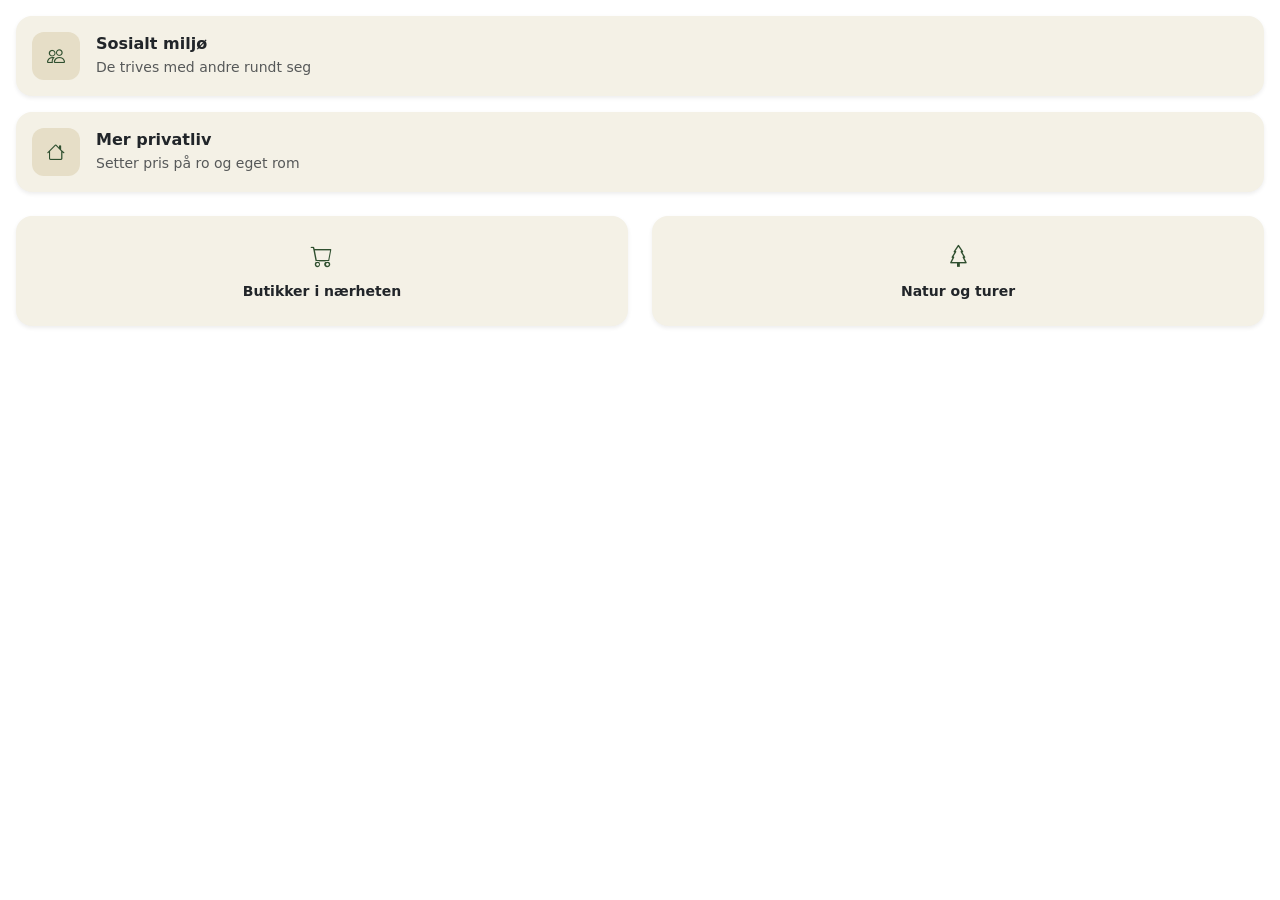
<file: pages/test.html>
<!DOCTYPE html>
<html lang="no">
<head>
    <meta charset="UTF-8">
    <title>Test komponenter</title>

    <!-- Bootstrap -->
    <link href="https://cdn.jsdelivr.net/npm/bootstrap@5.3.0/dist/css/bootstrap.min.css" rel="stylesheet">

    <!-- Icons -->
    <link href="https://cdn.jsdelivr.net/npm/bootstrap-icons@1.11.3/font/bootstrap-icons.css" rel="stylesheet">

    <!-- Din CSS -->
    <link rel="stylesheet" href="../css/components.css">
</head>

<body class="p-3">

    <div id="app"></div>

    <script type="module">
        import { PreferenceCard, GridCard } from "../js/components/cards.js";

        const app = document.getElementById("app");

        app.innerHTML = `
        ${PreferenceCard({
            title: "Sosialt miljø",
            description: "De trives med andre rundt seg",
            icon: "bi-people"
        })}

        ${PreferenceCard({
            title: "Mer privatliv",
            description: "Setter pris på ro og eget rom",
            icon: "bi-house"
        })}

        <div class="row mt-4">
            <div class="col-6">
            ${GridCard({ title: "Butikker i nærheten", icon: "bi-cart" })}
            </div>
            <div class="col-6">
            ${GridCard({ title: "Natur og turer", icon: "bi-tree" })}
            </div>
        </div>
        `;
    </script>

</body>
</html>
</file>
<file: css/components.css>
.preference-card {
    border-radius: 16px;
    background-color: #f4f1e6;
}

.preference-icon {
    width: 48px;
    height: 48px;
    background-color: #e6dec7;
    border-radius: 12px;

    display: flex;
    align-items: center;
    justify-content: center;

    font-size: 18px;
    color: #2f4f2f;
}

.grid-card {
    border-radius: 16px;
    background-color: #f4f1e6;
    min-height: 110px;
}

.grid-icon {
    font-size: 22px;
    color: #2f4f2f;
}

.feature-card {
    border-radius: 16px;
    background-color: #ffffff;
}

.feature-icon {
    width: 48px;
    height: 48px;
    background-color: #e6dec7;
    border-radius: 50%;

    display: flex;
    align-items: center;
    justify-content: center;

    color: #f57c00;
    font-size: 18px;
}

.feature-arrow {
    width: 32px;
    height: 32px;
    background-color: #e6dec7;
    border-radius: 50%;

    display: flex;
    align-items: center;
    justify-content: center;

    color: #2f4f2f;
}

.care-card {
    border-radius: 16px;
    overflow: hidden;
    background-color: #ffffff;
}

.care-image {
    height: 140px;
    object-fit: cover;
}

.care-card h6 {
    color: #2f4f2f;
}
</file>
